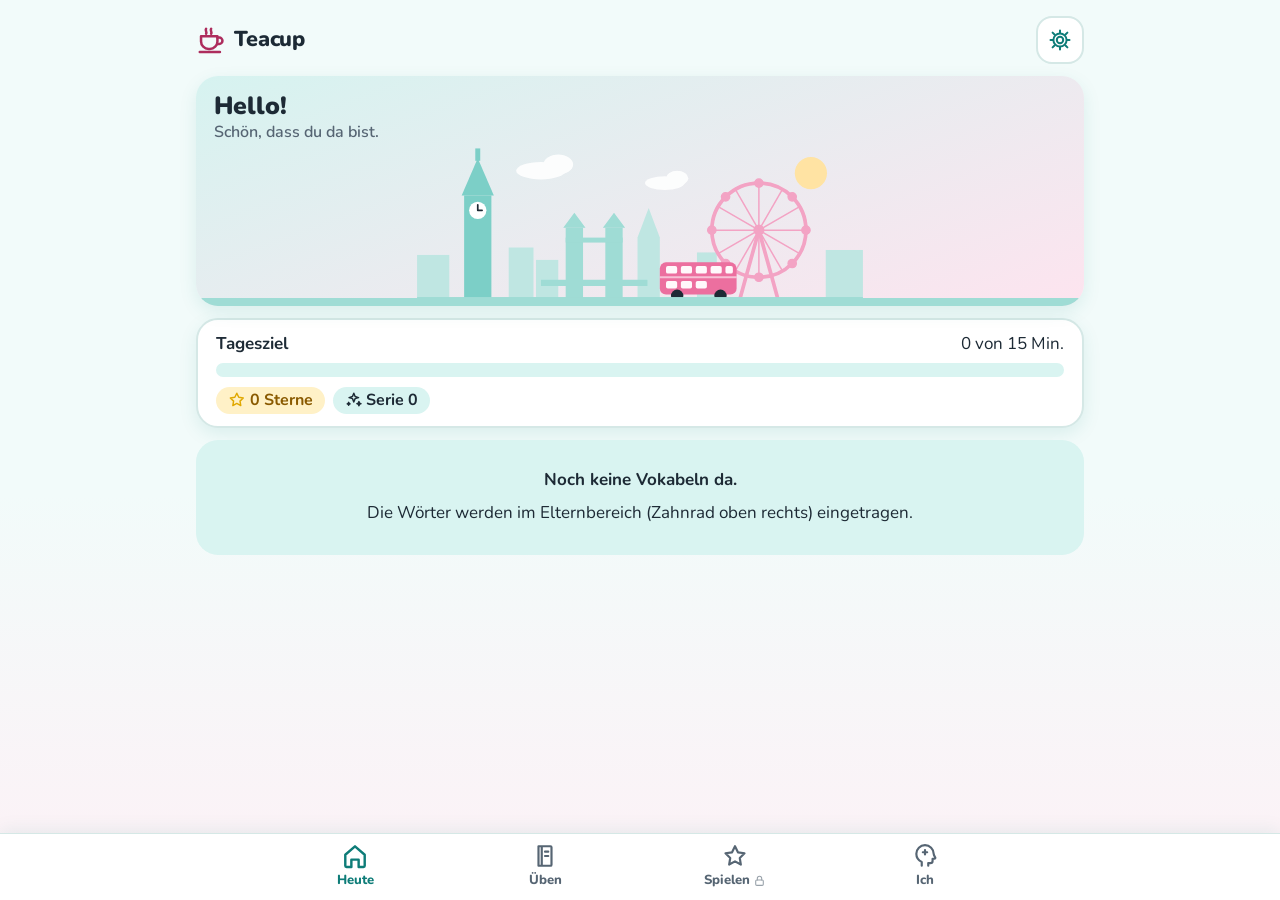
<file: index.html>
<!doctype html>
<html lang="de">
<head>
  <meta charset="utf-8">
  <meta name="viewport" content="width=device-width, initial-scale=1, viewport-fit=cover">
  <title>Teacup – Englisch-Vokabeln</title>
  <meta name="description" content="Englisch-Vokabeln lernen mit Karteikarten">
  <meta name="theme-color" content="#9fe0da">
  <link rel="manifest" href="manifest.webmanifest">
  <link rel="icon" href="icons/icon.svg" type="image/svg+xml">
  <link rel="apple-touch-icon" href="icons/icon-192.png">
  <link rel="stylesheet" href="styles.css">
</head>
<body>
  <div id="app" aria-live="polite"></div>
  <div id="toast" role="status" hidden></div>
  <noscript>Bitte JavaScript aktivieren.</noscript>
  <script src="app.js"></script>
</body>
</html>
</file>
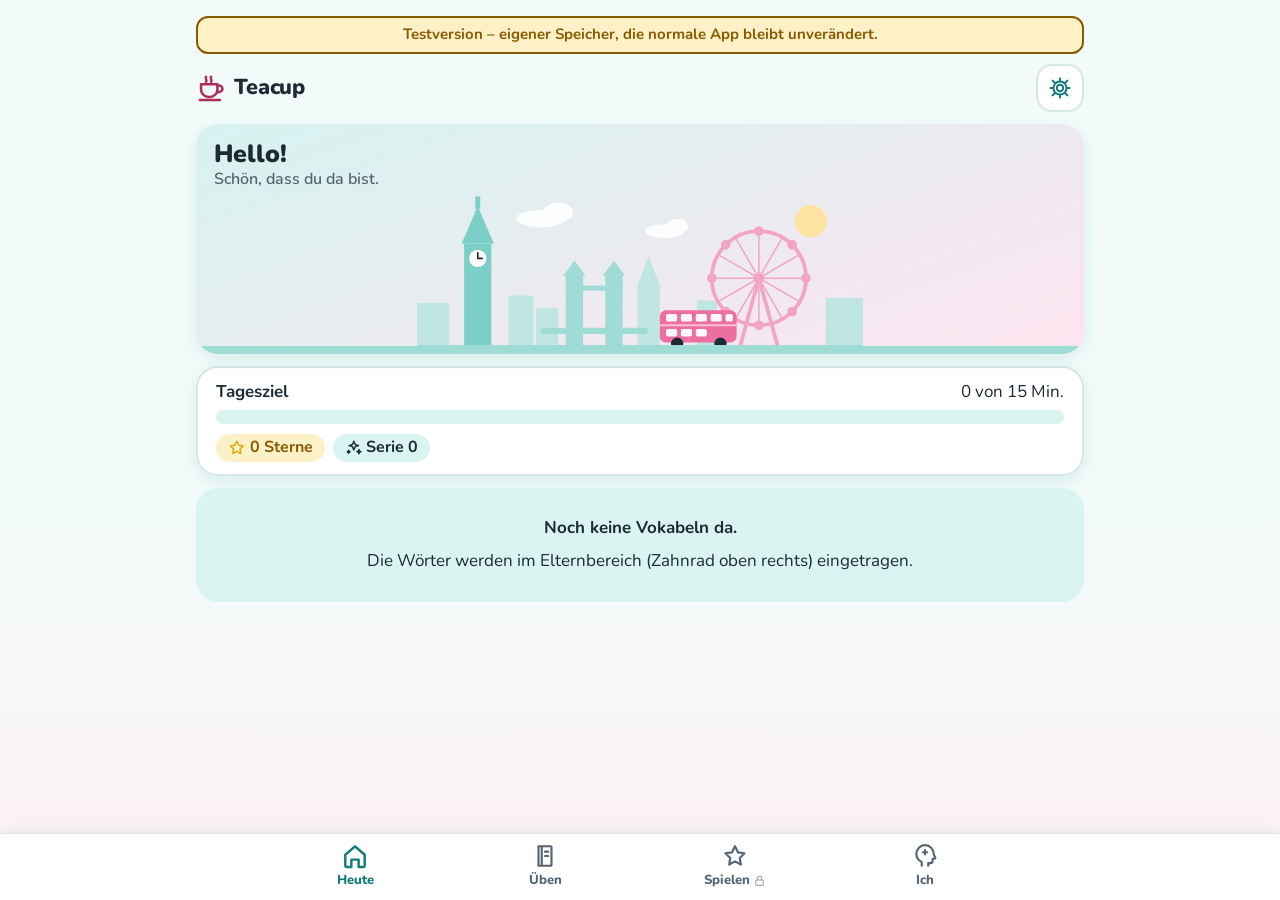
<file: beta/index.html>
<!doctype html>
<html lang="de">
<head>
  <meta charset="utf-8">
  <meta name="viewport" content="width=device-width, initial-scale=1, viewport-fit=cover">
  <title>Teacup Test</title>
  <meta name="description" content="Englisch-Vokabeln lernen mit Karteikarten">
  <meta name="theme-color" content="#9fe0da">
  <link rel="manifest" href="manifest.webmanifest">
  <link rel="icon" href="../icons/icon.svg" type="image/svg+xml">
  <link rel="apple-touch-icon" href="../icons/icon-192.png">
  <link rel="stylesheet" href="styles.css">
</head>
<body>
  <div id="app" aria-live="polite"></div>
  <div id="toast" role="status" hidden></div>
  <noscript>Bitte JavaScript aktivieren.</noscript>
  <script src="app.js"></script>
</body>
</html>
</file>
<file: styles.css>
/* Teacup – London in Pastell: Türkis und Pink. Pastell für Flächen, kräftige Töne für Schrift und Knöpfe (gut lesbar). */
@font-face { font-family: "Nunito"; font-style: normal; font-display: swap; font-weight: 200 1000; src: url("fonts/nunito-latin-wght-normal.woff2") format("woff2-variations"); unicode-range: U+0000-00FF, U+0131, U+0152-0153, U+02BB-02BC, U+02C6, U+02DA, U+02DC, U+0304, U+0308, U+0329, U+2000-206F, U+20AC, U+2122, U+2191, U+2193, U+2212, U+2215, U+FEFF, U+FFFD; }
@font-face { font-family: "Nunito"; font-style: normal; font-display: swap; font-weight: 200 1000; src: url("fonts/nunito-latin-ext-wght-normal.woff2") format("woff2-variations"); unicode-range: U+0100-02BA, U+02BD-02C5, U+02C7-02CC, U+02CE-02D7, U+02DD-02FF, U+0304, U+0308, U+0329, U+1D00-1DBF, U+1E00-1E9F, U+1EF2-1EFF, U+2020, U+20A0-20AB, U+20AD-20C0, U+2113, U+2C60-2C7F, U+A720-A7FF; }

:root {
  --bg: #f2fbfa;
  --bg2: #fdf1f6;
  --card: #ffffff;
  --text: #1d2a35;
  --muted: #566573;
  --line: #d5e8e6;
  --primary: #0e7c78;          /* Türkis kräftig – Knöpfe, Links */
  --primary-dark: #0a5f5c;
  --primary-text: #ffffff;
  --primary-soft: #d9f4f1;     /* Türkis pastell */
  --pink: #ad2d5d;             /* Pink kräftig – Akzente in Schrift */
  --pink-soft: #fde3ee;        /* Pink pastell */
  --lilac-soft: #ece6fb;
  --sun-soft: #fff1c7;
  --good: #1b7d47;
  --good-soft: #e0f5e8;
  --bad: #c0373f;
  --bad-soft: #fde7e7;
  --warn: #8a5a00;
  --warn-soft: #fff1c7;
  --accent: #f28ab4;
  --shadow: 0 6px 18px rgba(14, 124, 120, .10);
  --radius: 22px;
  /* Skyline */
  --sky1: #d6f3f0; --sky2: #fde4ef; --sk-far: #bfe6e2; --sk-ben: #7ccfc7; --sk-bridge: #9fdcd5; --sk-eye: #f3a3c4;
  --sk-bus: #ec6f9f; --sk-win: #fff8fb; --sk-sun: #ffe3a3; --sk-cloud: #ffffff; --sk-ground: #9fdcd5; --sk-clock: #ffffff; --sk-hand: #1d2a35;
  --f1: #fde3ee; --f2: #ffe9d6; --f3: #fff1c7; --f4: #e0f5e8; --f5: #d9f4f1; --f6: #ece6fb;
  color-scheme: light;
}
@media (prefers-color-scheme: dark) {
  :root:not([data-theme="light"]) {
    --bg: #11202a; --bg2: #1a1a2c; --card: #1b2c37; --text: #eef7f7; --muted: #a9bcc4; --line: #2f4552;
    --primary: #6fd6cf; --primary-dark: #4fb8b1; --primary-text: #08201f; --primary-soft: #1f3d43;
    --pink: #f59ec2; --pink-soft: #43283a; --lilac-soft: #2e2a45; --sun-soft: #3b3420;
    --good: #6fd69a; --good-soft: #173528; --bad: #ff8a8f; --bad-soft: #3f2127; --warn: #ffc865; --warn-soft: #3b3420;
    --shadow: none;
    --sky1: #1d3a46; --sky2: #3a2840; --sk-far: #27505a; --sk-ben: #3f8a87; --sk-bridge: #346c6c; --sk-eye: #b8628a;
    --sk-bus: #c9547f; --sk-win: #ffe9a8; --sk-sun: #f4f1d0; --sk-cloud: #2d4c58; --sk-ground: #346c6c; --sk-clock: #ffe9a8; --sk-hand: #11202a;
    --f1: #43283a; --f2: #44331f; --f3: #3b3420; --f4: #173528; --f5: #1f3d43; --f6: #2e2a45;
    color-scheme: dark;
  }
}
:root[data-theme="dark"] {
  --bg: #11202a; --bg2: #1a1a2c; --card: #1b2c37; --text: #eef7f7; --muted: #a9bcc4; --line: #2f4552;
  --primary: #6fd6cf; --primary-dark: #4fb8b1; --primary-text: #08201f; --primary-soft: #1f3d43;
  --pink: #f59ec2; --pink-soft: #43283a; --lilac-soft: #2e2a45; --sun-soft: #3b3420;
  --good: #6fd69a; --good-soft: #173528; --bad: #ff8a8f; --bad-soft: #3f2127; --warn: #ffc865; --warn-soft: #3b3420;
  --shadow: none;
  --sky1: #1d3a46; --sky2: #3a2840; --sk-far: #27505a; --sk-ben: #3f8a87; --sk-bridge: #346c6c; --sk-eye: #b8628a;
  --sk-bus: #c9547f; --sk-win: #ffe9a8; --sk-sun: #f4f1d0; --sk-cloud: #2d4c58; --sk-ground: #346c6c; --sk-clock: #ffe9a8; --sk-hand: #11202a;
  --f1: #43283a; --f2: #44331f; --f3: #3b3420; --f4: #173528; --f5: #1f3d43; --f6: #2e2a45;
  color-scheme: dark;
}

* { box-sizing: border-box; }
html { -webkit-text-size-adjust: 100%; }
body {
  margin: 0; color: var(--text);
  background: var(--bg) linear-gradient(180deg, var(--bg) 0%, var(--bg) 55%, var(--bg2) 100%) fixed;
  font: 17px/1.45 "Nunito", system-ui, -apple-system, "Segoe UI", Roboto, Helvetica, Arial, sans-serif;
  min-height: 100vh;
}
#app { max-width: 760px; margin: 0 auto; padding: 16px 16px 48px; padding-top: max(16px, env(safe-area-inset-top)); }

h1 { font-size: 1.6rem; margin: .2em 0 .4em; font-weight: 850; letter-spacing: -.01em; }
h2 { font-size: 1.3rem; margin: 1.2em 0 .5em; font-weight: 800; }
h3 { font-size: 1.1rem; margin: 1em 0 .4em; font-weight: 800; display: flex; align-items: center; gap: 8px; }
p { margin: .5em 0; }
small, .small { font-size: 16px; color: var(--muted); }
a { color: var(--primary); }
code { font-size: 15px; }

.ic { width: 1.25em; height: 1.25em; flex: none; vertical-align: -.25em; }
h3 .ic, .feedback .ic { color: var(--pink); }

.topbar { display: flex; align-items: center; gap: 10px; margin-bottom: 12px; }
.topbar h1 { flex: 1; margin: 0; font-size: 1.35rem; display: flex; align-items: center; gap: 8px; }
.topbar h1 > .ic { color: var(--pink); width: 1.4em; height: 1.4em; }
.iconbtn {
  min-width: 48px; min-height: 48px; border-radius: 16px; border: 2px solid var(--line);
  background: var(--card); color: var(--primary); cursor: pointer; position: relative;
  display: inline-flex; align-items: center; justify-content: center; font: inherit;
}
.iconbtn .ic { width: 24px; height: 24px; }
.badge-dot { position: absolute; top: 6px; right: 6px; width: 10px; height: 10px; border-radius: 50%; background: var(--pink); }

/* Startseite: Skyline */
.hero-city { position: relative; border-radius: var(--radius); overflow: hidden; background: linear-gradient(160deg, var(--sky1), var(--sky2)); margin: 4px 0 12px; height: 190px; box-shadow: var(--shadow); }
.hero-city.small-city { height: 190px; }
.skyline { position: absolute; left: 0; right: 0; bottom: 4px; width: 100%; height: 70%; }
/* Boden läuft über die ganze Breite, auch wenn die Skyline auf breiten Geräten mittig steht */
.hero-city::after { content: ""; position: absolute; left: 0; right: 0; bottom: 0; height: 8px; background: var(--sk-ground); }
.sk-far { fill: var(--sk-far); } .sk-ben { fill: var(--sk-ben); } .sk-bridge { fill: var(--sk-bridge); }
.sk-eye { fill: var(--sk-eye); stroke: var(--sk-eye); }
.sk-bus > rect:first-child { fill: var(--sk-bus); } .sk-stripe { stroke: var(--sk-win); stroke-width: 1.5; opacity: .6; } .sk-win rect { fill: var(--sk-win); } .sk-wheel { fill: var(--text); }
.sk-sun { fill: var(--sk-sun); } .sk-cloud { fill: var(--sk-cloud); opacity: .9; } .sk-ground { fill: var(--sk-ground); }
.sk-clock { fill: var(--sk-clock); } .sk-hand { stroke: var(--sk-hand); stroke-width: 1.4; stroke-linecap: round; fill: none; }
.hello { position: absolute; left: 18px; top: 16px; right: 120px; }
.hello b { display: block; font-size: 1.55rem; font-weight: 900; line-height: 1.15; color: var(--text); }
.hello span { display: block; color: var(--muted); font-size: 16px; font-weight: 600; }
@media (max-width: 380px) { .hello { right: 16px; } }

.card { background: var(--card); border: 2px solid var(--line); border-radius: var(--radius); padding: 18px; box-shadow: var(--shadow); margin: 12px 0; }
.card.soft { background: var(--primary-soft); border-color: transparent; box-shadow: none; }
.card.good { background: var(--good-soft); border-color: var(--good); }
.card.bad { background: var(--bad-soft); border-color: var(--bad); }
.card.warn { background: var(--warn-soft); border-color: var(--warn); }

.btn {
  display: inline-flex; align-items: center; justify-content: center; gap: 8px;
  min-height: 52px; padding: 12px 20px; border-radius: 16px; border: 2px solid transparent;
  font: inherit; font-weight: 800; cursor: pointer; text-decoration: none;
  background: var(--primary); color: var(--primary-text);
  box-shadow: 0 4px 0 var(--primary-dark); transform: translateY(0); transition: transform .08s, box-shadow .08s;
}
.btn:active { transform: translateY(3px); box-shadow: 0 1px 0 var(--primary-dark); }
.btn:disabled { opacity: .45; cursor: default; }
.btn.secondary { background: var(--card); color: var(--primary); border-color: var(--line); box-shadow: 0 4px 0 var(--line); }
.btn.secondary:active { box-shadow: 0 1px 0 var(--line); }
.btn.good { background: var(--good); color: #fff; box-shadow: 0 4px 0 #125c34; }
.btn.bad { background: var(--bad); color: #fff; box-shadow: 0 4px 0 #8f262d; }
:root[data-theme="dark"] .btn.good, :root[data-theme="dark"] .btn.bad { color: #11202a; }
@media (prefers-color-scheme: dark) { :root:not([data-theme="light"]) .btn.good, :root:not([data-theme="light"]) .btn.bad { color: #11202a; } }
.btn.ghost { background: transparent; color: var(--pink); border-color: transparent; min-height: 44px; padding: 8px 12px; box-shadow: none; }
.btn.big { min-height: 64px; font-size: 1.2rem; width: 100%; }
.btn.small { min-height: 44px; padding: 8px 14px; font-size: 16px; }
.btn:focus-visible, .iconbtn:focus-visible, input:focus-visible, select:focus-visible, textarea:focus-visible { outline: 3px solid var(--accent); outline-offset: 2px; }
.row { display: flex; gap: 10px; flex-wrap: wrap; align-items: center; }
.row > .btn { flex: 1 1 140px; }
.spacer { flex: 1; }

label { display: block; font-weight: 700; margin: 12px 0 4px; }
input[type=text], input[type=password], input[type=number], input[type=date], select, textarea {
  width: 100%; font: inherit; font-size: 18px; padding: 12px 14px; min-height: 52px;
  border-radius: 14px; border: 2px solid var(--line); background: var(--card); color: var(--text);
}
textarea { min-height: 180px; font-family: ui-monospace, Menlo, Consolas, monospace; font-size: 16px; }
.answer-input { font-size: 26px !important; font-weight: 700; text-align: center; min-height: 66px !important; border-color: var(--primary-soft) !important; background: var(--bg) !important; }
.answer-input:focus { border-color: var(--primary) !important; outline: none; }
.check { display: flex; align-items: center; gap: 12px; font-weight: 600; min-height: 48px; margin: 6px 0; }
.check input { width: 26px; height: 26px; flex: none; accent-color: var(--primary); }
details summary { cursor: pointer; min-height: 44px; display: flex; align-items: center; }

.tabs { display: flex; gap: 6px; overflow-x: auto; padding-bottom: 4px; margin: 8px 0 4px; scrollbar-width: none; }
.tabs button { flex: none; min-height: 46px; padding: 8px 14px; border-radius: 99px; border: 2px solid var(--line); background: var(--card); color: var(--text); font: inherit; font-size: 16px; font-weight: 700; cursor: pointer; }
.tabs button[aria-selected=true] { background: var(--primary); color: var(--primary-text); border-color: var(--primary); }

.prompt { text-align: center; padding: 18px 8px 10px; }
.prompt .label { color: var(--muted); font-size: 16px; font-weight: 700; display: flex; justify-content: center; align-items: center; gap: 6px; }
.prompt .word { font-size: 2.1rem; font-weight: 900; line-height: 1.2; margin: 8px 0; word-break: break-word; color: var(--text); }
.prompt .word.long, .solution.long { font-size: 1.45rem; line-height: 1.3; }
.prompt .meta { color: var(--muted); font-size: 16px; }
.solution { font-size: 1.9rem; font-weight: 900; text-align: center; margin: 6px 0; word-break: break-word; }
.diff { font-size: 1.5rem; font-family: ui-monospace, Menlo, Consolas, monospace; text-align: center; letter-spacing: .04em; margin: 6px 0; word-break: break-all; }
.diff .ok { color: var(--good); }
.diff .err { color: #fff; background: var(--bad); border-radius: 4px; padding: 0 2px; }
.diff .miss { color: var(--bad); border-bottom: 3px solid var(--bad); }
.feedback { font-size: 1.25rem; font-weight: 850; text-align: center; display: flex; justify-content: center; align-items: center; gap: 8px; flex-wrap: wrap; }

/* Fortschritt mit Doppeldeckerbus */
.progress { height: 14px; background: var(--primary-soft); border-radius: 99px; overflow: hidden; }
.progress > div { height: 100%; background: linear-gradient(90deg, var(--primary), var(--accent)); border-radius: 99px; transition: width .3s; }
.track { position: relative; height: 14px; background: var(--primary-soft); border-radius: 99px; margin: 22px 14px 0 4px; }
.track .fill { height: 100%; background: linear-gradient(90deg, #7fd8d1, var(--accent)); border-radius: 99px; transition: width .4s; }
.track .bus { position: absolute; top: -20px; width: 40px; height: 26px; transform: translateX(-50%); transition: left .4s; }
.track .bus svg { width: 100%; height: 100%; }
.b-body { fill: var(--sk-bus); } .b-win { fill: var(--sk-win); } .b-wheel { fill: var(--text); }
.steps { display: flex; justify-content: space-between; color: var(--muted); font-size: 16px; font-weight: 600; margin: 8px 2px 0; }

/* Lernkartei: jedes Fach eine Pastellfarbe */
.boxes { display: grid; grid-template-columns: repeat(6, 1fr); gap: 8px; text-align: center; }
@media (max-width: 480px) { .boxes { grid-template-columns: repeat(3, 1fr); } }
.boxes div { border-radius: 16px; padding: 10px 2px; }
.boxes .f1 { background: var(--f1); } .boxes .f2 { background: var(--f2); } .boxes .f3 { background: var(--f3); }
.boxes .f4 { background: var(--f4); } .boxes .f5 { background: var(--f5); } .boxes .f6 { background: var(--f6); }
.boxes b { display: block; font-size: 1.4rem; font-weight: 900; }
.boxes span { font-size: 16px; color: var(--muted); font-weight: 600; }

.list { list-style: none; padding: 0; margin: 0; }
.list li { display: flex; align-items: center; gap: 10px; padding: 12px 4px; border-bottom: 2px solid var(--line); }
.list li:last-child { border-bottom: 0; }
.list .grow { flex: 1; min-width: 0; }
.list .en { font-weight: 800; }
.list .de { color: var(--muted); font-size: 16px; }
.pill { display: inline-flex; align-items: center; gap: 4px; font-size: 16px; font-weight: 700; padding: 2px 12px; border-radius: 99px; background: var(--primary-soft); color: var(--text); white-space: nowrap; }
.pill .ic { width: 1.1em; height: 1.1em; }
.pill.good { background: var(--good-soft); color: var(--good); }
.pill.bad { background: var(--bad-soft); color: var(--bad); }
.pill.warn { background: var(--pink-soft); color: var(--pink); }

.tablewrap { overflow-x: auto; border: 2px solid var(--line); border-radius: 14px; }
table { border-collapse: collapse; width: 100%; font-size: 16px; }
th, td { text-align: left; padding: 8px 10px; border-bottom: 1px solid var(--line); vertical-align: top; }
th { background: var(--primary-soft); }
tr.err td { background: var(--bad-soft); }

.speak-row { display: flex; gap: 10px; justify-content: center; margin: 12px 0; flex-wrap: wrap; }
.mic { width: 100px; height: 100px; border-radius: 50%; border: 6px solid var(--pink-soft); background: var(--pink); color: #fff; cursor: pointer; display: inline-flex; align-items: center; justify-content: center; box-shadow: 0 6px 0 #9c2b58; }
.mic .ic { width: 44px; height: 44px; }
.mic.listening { background: var(--bad); animation: pulse 1s infinite; }
@keyframes pulse { 50% { transform: scale(1.06); } }

/* Rückmeldungen: kurz und dezent */
.pop { animation: pop .35s ease-out; }
@keyframes pop { 0% { transform: scale(.96); } 60% { transform: scale(1.02); } 100% { transform: scale(1); } }
.shake { animation: shake .35s ease-in-out; }
@keyframes shake { 20%, 60% { transform: translateX(-5px); } 40%, 80% { transform: translateX(5px); } }
.confetti { position: fixed; inset: 0; pointer-events: none; z-index: 20; overflow: hidden; }
.confetti i { position: absolute; top: 30%; width: 9px; height: 14px; border-radius: 3px; opacity: 0; animation: fall 1.1s ease-out forwards; }
@keyframes fall { 0% { opacity: 1; transform: translate(0, 0) rotate(0); } 100% { opacity: 0; transform: translate(var(--dx), 55vh) rotate(var(--r)); } }
@media (prefers-reduced-motion: reduce) { .mic.listening, .pop, .shake { animation: none; } .track .fill, .track .bus, .progress > div { transition: none; } }

#toast { position: fixed; left: 50%; bottom: 24px; transform: translateX(-50%); max-width: calc(100% - 32px); background: var(--text); color: var(--bg); padding: 14px 20px; border-radius: 16px; font-weight: 700; z-index: 10; box-shadow: 0 6px 24px rgba(0,0,0,.25); }
#toast button { margin-left: 12px; }

.hero { text-align: center; padding: 10px 0; }
.muted { color: var(--muted); }
.center { text-align: center; }
.hidden { display: none !important; }
.pin-input { letter-spacing: .6em; text-align: center; font-size: 28px !important; }
.tip { display: flex; gap: 8px; align-items: flex-start; border-left: 5px solid var(--accent); padding: 10px 12px; background: var(--pink-soft); border-radius: 12px; margin: 10px 0; }
.tip .ic { color: var(--pink); margin-top: 2px; }
.formnote { display: flex; gap: 8px; align-items: flex-start; border-left: 5px solid var(--primary); padding: 10px 12px; background: var(--primary-soft); color: var(--text); border-radius: 12px; margin: 10px 0; text-align: left; }
.formnote .ic { color: var(--primary); margin-top: 2px; }

@media (min-width: 700px) { .hero-city, .hero-city.small-city { height: 230px; } .skyline { height: 70%; } .hello { right: auto; } }
@media (min-width: 700px) and (orientation: landscape) { #app { max-width: 920px; } }

/* Statistik: ein Balken pro Tag (eine Datenreihe, daher keine Legende) */
.statchart { width: 100%; height: auto; display: block; margin-top: 4px; }
.st-axis { stroke: var(--line); stroke-width: 1; }
.st-goal { stroke: var(--muted); stroke-width: 1; stroke-dasharray: 4 4; opacity: .7; }
.st-goaltxt { font-size: 10px; fill: var(--muted); font-weight: 600; }
.st-bar { fill: var(--primary); opacity: .45; }
.st-bar.sel { opacity: 1; }
.st-val { font-size: 11px; font-weight: 800; fill: var(--text); }
.st-lbl { font-size: 10px; fill: var(--muted); font-weight: 600; }
.st-lbl.sel { fill: var(--text); font-weight: 800; }
.st-hit { fill: transparent; cursor: pointer; }
.st-hit:hover + .st-hit, .st-hit:focus { outline: none; }
details.sess { border-top: 2px solid var(--line); padding: 6px 0; }
details.sess summary { display: flex; gap: 8px; align-items: center; list-style: none; }
details.sess summary::-webkit-details-marker { display: none; }
details.sess[open] summary { margin-bottom: 4px; }
pre.summary { white-space: pre-wrap; font: inherit; font-size: 16px; background: var(--bg); border-radius: 12px; padding: 12px; margin: 0 0 12px; }

.card.turbo { border-color: var(--pink); background: linear-gradient(160deg, var(--card), var(--pink-soft)); }
.card.turbo h2 { display: flex; align-items: center; gap: 8px; }
.card.turbo h2 .ic { color: var(--pink); }
.helpbtn { width: 40px; height: 40px; border-radius: 50%; border: 2px solid var(--line); background: var(--card); color: var(--primary); font: inherit; font-weight: 900; cursor: pointer; flex: none; }

/* Lernpfad */
.path { display: flex; flex-direction: column; gap: 6px; margin: 16px 0; padding-left: 10px; }
.pnode-wrap { display: flex; align-items: center; gap: 14px; margin-left: calc(var(--x) * 18%); }
.pnode { width: 72px; height: 72px; border-radius: 50%; border: 0; background: var(--primary); color: var(--primary-text); display: inline-flex; align-items: center; justify-content: center; cursor: pointer; box-shadow: 0 6px 0 var(--primary-dark); flex: none; font: inherit; font-weight: 900; font-size: 1.3rem; }
.pnode .ic { width: 32px; height: 32px; }
.pnode.done { background: var(--accent); box-shadow: 0 6px 0 #c9578a; color: #fff; }
.pnode.cur { transform: scale(1.12); outline: 5px solid var(--pink-soft); }
.pnode.locked { background: var(--line); box-shadow: 0 6px 0 var(--muted); color: var(--muted); cursor: default; }
.pnode.boss { background: var(--pink); box-shadow: 0 6px 0 #7d1f45; color: #fff; }
.pnode.boss.locked { background: var(--line); box-shadow: 0 6px 0 var(--muted); color: var(--muted); }
.plabel { flex: 1; min-width: 0; }
.pstars { color: #e0a800; letter-spacing: 2px; }
.opts { display: grid; gap: 10px; margin-top: 8px; }
.opt { min-height: 56px; border-radius: 14px; border: 2px solid var(--line); background: var(--card); color: var(--text); font: inherit; font-weight: 700; font-size: 1.1rem; cursor: pointer; padding: 10px 14px; box-shadow: 0 3px 0 var(--line); }
.opt.right { background: var(--good-soft); border-color: var(--good); color: var(--good); }
.opt.wrong { background: var(--bad-soft); border-color: var(--bad); color: var(--bad); }
.opt.sel { background: var(--primary-soft); border-color: var(--primary); }
.opt:disabled { cursor: default; }
.pairs { display: grid; grid-template-columns: 1fr 1fr; gap: 10px; }
.pairs > div { display: grid; gap: 10px; align-content: start; }
.opt.pair { font-size: 1rem; min-height: 52px; }
.built { min-height: 56px; border-bottom: 3px solid var(--primary); font-size: 1.6rem; font-weight: 800; text-align: center; padding: 8px; margin: 8px 0 14px; word-break: break-word; letter-spacing: .04em; }
.tiles { display: flex; flex-wrap: wrap; gap: 8px; justify-content: center; }
.tile { min-width: 48px; min-height: 52px; border-radius: 12px; border: 2px solid var(--line); background: var(--card); color: var(--text); font: inherit; font-size: 1.3rem; font-weight: 800; cursor: pointer; box-shadow: 0 3px 0 var(--line); padding: 4px 10px; }
.tile.word { font-size: 1.1rem; }
.tile:disabled { opacity: .25; cursor: default; }
.gap { font-size: 1.35rem; font-weight: 700; line-height: 1.5; margin: 8px 0; }
.gap .blank { color: var(--pink); border-bottom: 3px solid var(--pink); padding: 0 6px; }
.syl { display: flex; flex-wrap: wrap; gap: 6px; align-items: center; justify-content: center; margin: 8px 0; }
.sylbtn { min-height: 44px; min-width: 44px; padding: 6px 12px; border-radius: 12px; border: 2px dashed var(--accent); background: var(--pink-soft); color: var(--text); font: inherit; font-weight: 800; font-size: 1.1rem; cursor: pointer; }
.syldot { color: var(--muted); font-weight: 900; }
.recrow { display: flex; flex-wrap: wrap; gap: 8px; justify-content: center; align-items: center; margin: 10px 0; }
.bigstars { color: #f2b400 !important; font-size: 1.8rem !important; letter-spacing: 4px; text-shadow: 0 1px 0 rgba(0,0,0,.15); }
.bigstars .off { color: var(--line); }

/* Stufe 3: Begleiter, Truhe, Album, Abzeichen, Shop, Minispiele */
.petcard .petrow { display: flex; gap: 14px; align-items: center; }
.petbox { width: 140px; flex: none; border-radius: 18px; overflow: hidden; border: 2px solid var(--line); }
.petbox.big { width: 220px; margin: 0 auto; }
.petsvg { display: block; width: 100%; height: auto; }
.petinfo { display: flex; flex-direction: column; gap: 4px; min-width: 0; }
.petname { font-size: 1.3rem; font-weight: 900; }
.petstats { display: flex; gap: 6px; flex-wrap: wrap; }
.pill.star { background: var(--sun-soft); color: var(--warn); }
.pill.star .ic, .pstar { color: #e0a800; }
.gamegrid { display: grid; grid-template-columns: 1fr 1fr; gap: 8px; margin-top: 12px; }
.gamegrid .btn { min-height: 52px; font-size: 16px; padding: 8px 10px; }
.lockic { opacity: .6; }
.chestbtn { background: linear-gradient(90deg, #f2b400, var(--accent)); color: #1d2a35; box-shadow: 0 4px 0 #b88400; }
@media (max-width: 380px) { .petbox { width: 110px; } }
.uprog { display: grid; grid-template-columns: minmax(70px, 30%) 1fr auto; gap: 8px; align-items: center; margin: 4px 0; font-size: 16px; }
.uprog > span:first-child { overflow: hidden; text-overflow: ellipsis; white-space: nowrap; }
.agrid { display: grid; grid-template-columns: repeat(auto-fill, minmax(100px, 1fr)); gap: 10px; }
.acard-btn { border: 0; padding: 0; background: none; cursor: pointer; font: inherit; color: inherit; }
.acard { border-radius: 16px; padding: 10px 6px; text-align: center; background: var(--card); border: 2px solid var(--line); min-height: 120px; display: flex; flex-direction: column; align-items: center; gap: 4px; }
.acard.selten { border-color: var(--primary); background: var(--primary-soft); }
.acard.golden { border-color: #e0a800; background: linear-gradient(160deg, #fff6d1, #ffe08a); color: #1d2a35; }
.acard.locked { opacity: .5; }
.acard .aicon { font-size: 2.4rem; line-height: 1.1; }
.acard .aname { font-weight: 800; font-size: 16px; }
.acard .arar { font-size: 14px; color: var(--muted); }
.acard.golden .arar { color: #7a5600; }
.acard.big { max-width: 360px; margin: 0 auto; padding: 18px; }
.acard.big .aicon { font-size: 4rem; }
.acard .aen { font-weight: 700; margin: 6px 0 0; }
.acard .ade { color: var(--muted); margin: 4px 0 8px; font-size: 16px; }
.acard.golden .ade { color: #5b4a1c; }
.bgrid { display: grid; grid-template-columns: repeat(auto-fill, minmax(150px, 1fr)); gap: 10px; }
.badge { border-radius: 16px; border: 2px solid var(--line); background: var(--card); padding: 12px; text-align: center; display: flex; flex-direction: column; gap: 4px; align-items: center; opacity: .55; }
.badge.got { opacity: 1; border-color: #e0a800; background: var(--sun-soft); }
.bmedal { width: 52px; height: 52px; border-radius: 50%; background: var(--line); display: flex; align-items: center; justify-content: center; }
.badge.got .bmedal { background: #ffc83d; color: #7a5600; }
.bmedal .ic { width: 28px; height: 28px; }
.shopgrid { display: grid; grid-template-columns: repeat(auto-fill, minmax(140px, 1fr)); gap: 10px; }
.shopitem { border: 2px solid var(--line); border-radius: 14px; padding: 10px; display: flex; flex-direction: column; gap: 8px; background: var(--card); }
.shopitem.on { border-color: var(--good); }
.gamelist { display: grid; gap: 10px; }
.gamebtn { display: grid; grid-template-columns: auto 1fr; grid-template-rows: auto auto; column-gap: 12px; align-items: center; text-align: left; border: 2px solid var(--line); border-radius: 16px; background: var(--card); color: var(--text); font: inherit; padding: 14px; cursor: pointer; box-shadow: 0 3px 0 var(--line); }
.gamebtn .ic { grid-row: span 2; width: 34px; height: 34px; color: var(--pink); }
.gamebtn .pill { grid-column: 2; justify-self: start; margin-top: 4px; }
.memgrid { display: grid; grid-template-columns: repeat(3, 1fr); gap: 8px; }
@media (min-width: 600px) { .memgrid { grid-template-columns: repeat(4, 1fr); } }
.memcard { min-height: 76px; border-radius: 14px; border: 2px solid var(--primary); background: var(--primary); color: var(--primary-text); font: inherit; font-weight: 800; font-size: 1.4rem; cursor: pointer; padding: 6px; word-break: break-word; }
.memcard.open { background: var(--card); color: var(--text); font-size: 15px; }
.memcard.found { background: var(--good-soft); border-color: var(--good); color: var(--good); }
.snake { display: flex; flex-wrap: wrap; gap: 6px; align-items: center; justify-content: center; margin: 6px 0; }
.snakew { background: var(--primary-soft); border-radius: 10px; padding: 4px 10px; font-weight: 800; }
.bigletter { font-size: 1.6rem; color: var(--pink); }
.balloon { width: 150px; height: auto; display: block; margin: 0 auto; }
.hang { font-family: ui-monospace, Menlo, Consolas, monospace; font-size: 1.8rem; font-weight: 800; letter-spacing: .1em; margin: 8px 0; }
.keys { display: flex; flex-wrap: wrap; gap: 6px; justify-content: center; }
.key { width: 44px; height: 48px; border-radius: 10px; border: 2px solid var(--line); background: var(--card); color: var(--text); font: inherit; font-weight: 800; font-size: 1.1rem; cursor: pointer; }
.key:disabled { opacity: .3; }
.betabar { background: var(--warn-soft); color: var(--warn); border: 2px solid var(--warn); border-radius: 12px; padding: 6px 12px; font-size: 15px; font-weight: 700; margin-bottom: 10px; text-align: center; }
.toastx { margin-left: 8px; background: transparent; border: 0; color: inherit; font-size: 20px; cursor: pointer; min-width: 40px; min-height: 40px; }

/* Kenne-ich-Check: Kopf mit Wörtern */
.kopfsvg { width: 100%; max-width: 240px; height: auto; display: block; margin: 0 auto; }
.kopf-head { fill: var(--primary-soft); stroke: var(--primary); stroke-width: 3; stroke-linejoin: round; }
.kopf-n { font-size: 34px; font-weight: 800; fill: var(--primary-dark); }
.kopf-l { font-size: 13px; fill: var(--muted); }
.kopf-dot { fill: var(--accent); opacity: .75; }

/* Vokabel-Dusche: ruhiger, dunkler Bildschirm */
.showerscreen { background: #0f1d26; color: #eef7f7; border-radius: var(--radius); padding: 22px 16px 18px; min-height: 78vh; display: flex; flex-direction: column; justify-content: center; align-items: center; text-align: center; gap: 14px; }
.showerscreen .sh-label { color: #a9bcc4; font-size: .95rem; margin: 0; display: flex; gap: 6px; align-items: center; }
.showerscreen .sh-en { font-size: 2.4rem; font-weight: 800; line-height: 1.15; word-break: break-word; opacity: .55; transition: opacity .3s; }
.showerscreen .sh-de { font-size: 1.5rem; color: #cfe3e6; opacity: .45; transition: opacity .3s; }
.showerscreen .sh-ex { font-size: 1.1rem; font-style: italic; color: #cfe3e6; opacity: .4; max-width: 30ch; transition: opacity .3s; }
.showerscreen .on { opacity: 1; }
.showerscreen .sh-en.on { color: #6fd6cf; }
.showerscreen .sh-ctrl { justify-content: center; gap: 10px; }
.showerscreen .btn.ghost { color: #cfe3e6; }
.showerscreen .sh-ctrl { flex-wrap: nowrap; }
.showerscreen .sh-ctrl .btn { width: auto; flex: 0 1 auto; min-width: 64px; margin: 0; }

/* Startseite mit vier Bereichen */
#app { padding-bottom: calc(96px + env(safe-area-inset-bottom)); }
.tabbar { position: fixed; left: 0; right: 0; bottom: 0; z-index: 8; display: flex; justify-content: center; background: var(--card); border-top: 1px solid var(--line); box-shadow: 0 -4px 16px rgba(14,124,120,.08); padding-bottom: env(safe-area-inset-bottom); }
.tabbar .tab { flex: 1 1 0; max-width: 190px; display: flex; flex-direction: column; align-items: center; gap: 2px; padding: 9px 4px 10px; background: none; border: 0; color: var(--muted); font: inherit; font-weight: 800; font-size: .82rem; cursor: pointer; }
.tabbar .tab .ic { width: 26px; height: 26px; }
.tabbar .tab span { display: inline-flex; align-items: center; gap: 3px; }
.tabbar .tab .lockic { width: 13px; height: 13px; }
.tabbar .tab.on { color: var(--primary); }
.tabbar .tab.on .ic { transform: scale(1.12); }
.home-hero .hello { right: 130px; }
.home-hero .petstats { margin-top: 8px; }
.heropet { position: absolute; right: 12px; top: 10px; width: 112px; height: 112px; padding: 0; border: 0; background: rgba(255,255,255,.55); border-radius: 22px; cursor: pointer; overflow: hidden; z-index: 2; }
.heropet svg { width: 100%; height: 100%; display: block; }
.goalcard { padding-top: 12px; padding-bottom: 12px; }
.card.hint { display: flex; gap: 10px; align-items: flex-start; background: var(--sun-soft); box-shadow: none; }
.card.hint .ic { color: var(--warn); flex: none; margin-top: 2px; }
.linkcard { width: 100%; text-align: left; font: inherit; color: inherit; border: 0; cursor: pointer; }
.gobtn { display: flex; align-items: center; justify-content: center; gap: 12px; min-height: 84px; font-size: 1.5rem; }
.gobtn small { display: block; font-size: .95rem; font-weight: 700; opacity: .92; margin-top: 2px; }
.gobtn .ic { width: 30px; height: 30px; }
.nextline { margin: 8px 0 4px; }
.center-check { justify-content: center; }
.sectionhead h2 { margin: 6px 0 2px; display: flex; gap: 8px; align-items: center; }
.sectionhead p { margin: 0 0 12px; }
.tilehead { margin: 14px 0 8px; font-size: 1.02rem; color: var(--primary-dark); }
.tiles { display: grid; grid-template-columns: repeat(auto-fill, minmax(150px, 1fr)); gap: 10px; margin-bottom: 12px; }
.tile { display: flex; flex-direction: column; align-items: flex-start; gap: 4px; text-align: left; min-height: 104px; padding: 14px; background: var(--card); border: 1px solid var(--line); border-radius: 18px; box-shadow: var(--shadow); font: inherit; color: var(--text); cursor: pointer; }
.tile .ic { width: 28px; height: 28px; color: var(--pink); }
.tile b { font-size: 1.05rem; }
.tile small { color: var(--muted); font-weight: 600; }
.tile.locked { opacity: .55; }
.tile:active, .tabbar .tab:active { transform: scale(.97); }
.gobtn > span { display: block; font-size: 1.55rem; font-weight: 900; line-height: 1.15; }
.gobtn small { color: inherit !important; font-size: 1rem; font-weight: 700; opacity: .95; }
.heropet { width: 140px; height: 140px; top: 14px; right: 14px; background: rgba(255,255,255,.35); }
@media (max-width: 480px) { .heropet { width: 96px; height: 96px; } .home-hero .hello { right: 110px; } }
/* Begleiter steht ohne eigenen Hintergrund direkt in der Skyline */
.heropet { top: auto; bottom: 4px; right: 6px; width: 150px; height: 120px; background: none; border-radius: 0; overflow: visible; }
@media (max-width: 480px) {
  .home-hero { height: 165px; }
  .heropet { width: 112px; height: 90px; right: 2px; }
  .home-hero .hello { right: 96px; }
  .home-hero .hello b { font-size: 1.35rem; }
  .goalcard { padding-top: 10px; padding-bottom: 10px; }
  .card.hint { padding: 10px 12px; }
  .gobtn { min-height: 72px; }
}
body:has(.tabbar) #toast { bottom: calc(88px + env(safe-area-inset-bottom)); }
.goalstats { gap: 8px; margin-top: 10px; }
.home-hero .hello { right: 16px; }

/* Steckbrief einer Albumkarte */
.sheetback { position: fixed; inset: 0; background: rgba(15, 29, 38, .55); z-index: 20; }
.sheet { position: fixed; z-index: 21; left: 50%; top: 50%; transform: translate(-50%, -50%); width: min(560px, calc(100% - 24px)); max-height: calc(100% - 40px); overflow-y: auto; background: var(--card); border-radius: 24px; padding: 18px 18px 16px; box-shadow: 0 20px 60px rgba(0,0,0,.35); }
.sheetx { position: absolute; top: 12px; right: 12px; }
.sheethead { display: flex; gap: 14px; align-items: center; padding: 12px 48px 12px 12px; border-radius: 18px; background: var(--primary-soft); margin-bottom: 12px; }
.sheethead.selten { background: var(--lilac-soft); } .sheethead.golden { background: var(--sun-soft); }
.sheethead h2 { margin: 0; font-size: 1.4rem; }
.sheeticon { font-size: 3rem; line-height: 1; }
.sheetfacts { display: flex; flex-wrap: wrap; gap: 6px; margin-bottom: 8px; }
.sheetlist { list-style: none; padding: 0; margin: 0; }
.sheetlist li { display: flex; gap: 10px; align-items: flex-start; padding: 10px 0; border-bottom: 1px solid var(--line); }
.sheetlist .aen { margin: 0; font-weight: 800; } .sheetlist .ade { margin: 2px 0 0; color: var(--muted); }
.sheetwords { display: flex; flex-wrap: wrap; gap: 6px; }
.sheetwords .pill { border: 0; font: inherit; cursor: pointer; display: inline-flex; gap: 4px; align-items: center; }
.iconbtn.small { width: 36px; height: 36px; flex: none; }
</file>
<file: beta/styles.css>
/* Teacup – London in Pastell: Türkis und Pink. Pastell für Flächen, kräftige Töne für Schrift und Knöpfe (gut lesbar). */
@font-face { font-family: "Nunito"; font-style: normal; font-display: swap; font-weight: 200 1000; src: url("../fonts/nunito-latin-wght-normal.woff2") format("woff2-variations"); unicode-range: U+0000-00FF, U+0131, U+0152-0153, U+02BB-02BC, U+02C6, U+02DA, U+02DC, U+0304, U+0308, U+0329, U+2000-206F, U+20AC, U+2122, U+2191, U+2193, U+2212, U+2215, U+FEFF, U+FFFD; }
@font-face { font-family: "Nunito"; font-style: normal; font-display: swap; font-weight: 200 1000; src: url("../fonts/nunito-latin-ext-wght-normal.woff2") format("woff2-variations"); unicode-range: U+0100-02BA, U+02BD-02C5, U+02C7-02CC, U+02CE-02D7, U+02DD-02FF, U+0304, U+0308, U+0329, U+1D00-1DBF, U+1E00-1E9F, U+1EF2-1EFF, U+2020, U+20A0-20AB, U+20AD-20C0, U+2113, U+2C60-2C7F, U+A720-A7FF; }

:root {
  --bg: #f2fbfa;
  --bg2: #fdf1f6;
  --card: #ffffff;
  --text: #1d2a35;
  --muted: #566573;
  --line: #d5e8e6;
  --primary: #0e7c78;          /* Türkis kräftig – Knöpfe, Links */
  --primary-dark: #0a5f5c;
  --primary-text: #ffffff;
  --primary-soft: #d9f4f1;     /* Türkis pastell */
  --pink: #ad2d5d;             /* Pink kräftig – Akzente in Schrift */
  --pink-soft: #fde3ee;        /* Pink pastell */
  --lilac-soft: #ece6fb;
  --sun-soft: #fff1c7;
  --good: #1b7d47;
  --good-soft: #e0f5e8;
  --bad: #c0373f;
  --bad-soft: #fde7e7;
  --warn: #8a5a00;
  --warn-soft: #fff1c7;
  --accent: #f28ab4;
  --shadow: 0 6px 18px rgba(14, 124, 120, .10);
  --radius: 22px;
  /* Skyline */
  --sky1: #d6f3f0; --sky2: #fde4ef; --sk-far: #bfe6e2; --sk-ben: #7ccfc7; --sk-bridge: #9fdcd5; --sk-eye: #f3a3c4;
  --sk-bus: #ec6f9f; --sk-win: #fff8fb; --sk-sun: #ffe3a3; --sk-cloud: #ffffff; --sk-ground: #9fdcd5; --sk-clock: #ffffff; --sk-hand: #1d2a35;
  --f1: #fde3ee; --f2: #ffe9d6; --f3: #fff1c7; --f4: #e0f5e8; --f5: #d9f4f1; --f6: #ece6fb;
  color-scheme: light;
}
@media (prefers-color-scheme: dark) {
  :root:not([data-theme="light"]) {
    --bg: #11202a; --bg2: #1a1a2c; --card: #1b2c37; --text: #eef7f7; --muted: #a9bcc4; --line: #2f4552;
    --primary: #6fd6cf; --primary-dark: #4fb8b1; --primary-text: #08201f; --primary-soft: #1f3d43;
    --pink: #f59ec2; --pink-soft: #43283a; --lilac-soft: #2e2a45; --sun-soft: #3b3420;
    --good: #6fd69a; --good-soft: #173528; --bad: #ff8a8f; --bad-soft: #3f2127; --warn: #ffc865; --warn-soft: #3b3420;
    --shadow: none;
    --sky1: #1d3a46; --sky2: #3a2840; --sk-far: #27505a; --sk-ben: #3f8a87; --sk-bridge: #346c6c; --sk-eye: #b8628a;
    --sk-bus: #c9547f; --sk-win: #ffe9a8; --sk-sun: #f4f1d0; --sk-cloud: #2d4c58; --sk-ground: #346c6c; --sk-clock: #ffe9a8; --sk-hand: #11202a;
    --f1: #43283a; --f2: #44331f; --f3: #3b3420; --f4: #173528; --f5: #1f3d43; --f6: #2e2a45;
    color-scheme: dark;
  }
}
:root[data-theme="dark"] {
  --bg: #11202a; --bg2: #1a1a2c; --card: #1b2c37; --text: #eef7f7; --muted: #a9bcc4; --line: #2f4552;
  --primary: #6fd6cf; --primary-dark: #4fb8b1; --primary-text: #08201f; --primary-soft: #1f3d43;
  --pink: #f59ec2; --pink-soft: #43283a; --lilac-soft: #2e2a45; --sun-soft: #3b3420;
  --good: #6fd69a; --good-soft: #173528; --bad: #ff8a8f; --bad-soft: #3f2127; --warn: #ffc865; --warn-soft: #3b3420;
  --shadow: none;
  --sky1: #1d3a46; --sky2: #3a2840; --sk-far: #27505a; --sk-ben: #3f8a87; --sk-bridge: #346c6c; --sk-eye: #b8628a;
  --sk-bus: #c9547f; --sk-win: #ffe9a8; --sk-sun: #f4f1d0; --sk-cloud: #2d4c58; --sk-ground: #346c6c; --sk-clock: #ffe9a8; --sk-hand: #11202a;
  --f1: #43283a; --f2: #44331f; --f3: #3b3420; --f4: #173528; --f5: #1f3d43; --f6: #2e2a45;
  color-scheme: dark;
}

* { box-sizing: border-box; }
html { -webkit-text-size-adjust: 100%; }
body {
  margin: 0; color: var(--text);
  background: var(--bg) linear-gradient(180deg, var(--bg) 0%, var(--bg) 55%, var(--bg2) 100%) fixed;
  font: 17px/1.45 "Nunito", system-ui, -apple-system, "Segoe UI", Roboto, Helvetica, Arial, sans-serif;
  min-height: 100vh;
}
#app { max-width: 760px; margin: 0 auto; padding: 16px 16px 48px; padding-top: max(16px, env(safe-area-inset-top)); }

h1 { font-size: 1.6rem; margin: .2em 0 .4em; font-weight: 850; letter-spacing: -.01em; }
h2 { font-size: 1.3rem; margin: 1.2em 0 .5em; font-weight: 800; }
h3 { font-size: 1.1rem; margin: 1em 0 .4em; font-weight: 800; display: flex; align-items: center; gap: 8px; }
p { margin: .5em 0; }
small, .small { font-size: 16px; color: var(--muted); }
a { color: var(--primary); }
code { font-size: 15px; }

.ic { width: 1.25em; height: 1.25em; flex: none; vertical-align: -.25em; }
h3 .ic, .feedback .ic { color: var(--pink); }

.topbar { display: flex; align-items: center; gap: 10px; margin-bottom: 12px; }
.topbar h1 { flex: 1; margin: 0; font-size: 1.35rem; display: flex; align-items: center; gap: 8px; }
.topbar h1 > .ic { color: var(--pink); width: 1.4em; height: 1.4em; }
.iconbtn {
  min-width: 48px; min-height: 48px; border-radius: 16px; border: 2px solid var(--line);
  background: var(--card); color: var(--primary); cursor: pointer; position: relative;
  display: inline-flex; align-items: center; justify-content: center; font: inherit;
}
.iconbtn .ic { width: 24px; height: 24px; }
.badge-dot { position: absolute; top: 6px; right: 6px; width: 10px; height: 10px; border-radius: 50%; background: var(--pink); }

/* Startseite: Skyline */
.hero-city { position: relative; border-radius: var(--radius); overflow: hidden; background: linear-gradient(160deg, var(--sky1), var(--sky2)); margin: 4px 0 12px; height: 190px; box-shadow: var(--shadow); }
.hero-city.small-city { height: 190px; }
.skyline { position: absolute; left: 0; right: 0; bottom: 4px; width: 100%; height: 70%; }
/* Boden läuft über die ganze Breite, auch wenn die Skyline auf breiten Geräten mittig steht */
.hero-city::after { content: ""; position: absolute; left: 0; right: 0; bottom: 0; height: 8px; background: var(--sk-ground); }
.sk-far { fill: var(--sk-far); } .sk-ben { fill: var(--sk-ben); } .sk-bridge { fill: var(--sk-bridge); }
.sk-eye { fill: var(--sk-eye); stroke: var(--sk-eye); }
.sk-bus > rect:first-child { fill: var(--sk-bus); } .sk-stripe { stroke: var(--sk-win); stroke-width: 1.5; opacity: .6; } .sk-win rect { fill: var(--sk-win); } .sk-wheel { fill: var(--text); }
.sk-sun { fill: var(--sk-sun); } .sk-cloud { fill: var(--sk-cloud); opacity: .9; } .sk-ground { fill: var(--sk-ground); }
.sk-clock { fill: var(--sk-clock); } .sk-hand { stroke: var(--sk-hand); stroke-width: 1.4; stroke-linecap: round; fill: none; }
.hello { position: absolute; left: 18px; top: 16px; right: 120px; }
.hello b { display: block; font-size: 1.55rem; font-weight: 900; line-height: 1.15; color: var(--text); }
.hello span { display: block; color: var(--muted); font-size: 16px; font-weight: 600; }
@media (max-width: 380px) { .hello { right: 16px; } }

.card { background: var(--card); border: 2px solid var(--line); border-radius: var(--radius); padding: 18px; box-shadow: var(--shadow); margin: 12px 0; }
.card.soft { background: var(--primary-soft); border-color: transparent; box-shadow: none; }
.card.good { background: var(--good-soft); border-color: var(--good); }
.card.bad { background: var(--bad-soft); border-color: var(--bad); }
.card.warn { background: var(--warn-soft); border-color: var(--warn); }

.btn {
  display: inline-flex; align-items: center; justify-content: center; gap: 8px;
  min-height: 52px; padding: 12px 20px; border-radius: 16px; border: 2px solid transparent;
  font: inherit; font-weight: 800; cursor: pointer; text-decoration: none;
  background: var(--primary); color: var(--primary-text);
  box-shadow: 0 4px 0 var(--primary-dark); transform: translateY(0); transition: transform .08s, box-shadow .08s;
}
.btn:active { transform: translateY(3px); box-shadow: 0 1px 0 var(--primary-dark); }
.btn:disabled { opacity: .45; cursor: default; }
.btn.secondary { background: var(--card); color: var(--primary); border-color: var(--line); box-shadow: 0 4px 0 var(--line); }
.btn.secondary:active { box-shadow: 0 1px 0 var(--line); }
.btn.good { background: var(--good); color: #fff; box-shadow: 0 4px 0 #125c34; }
.btn.bad { background: var(--bad); color: #fff; box-shadow: 0 4px 0 #8f262d; }
:root[data-theme="dark"] .btn.good, :root[data-theme="dark"] .btn.bad { color: #11202a; }
@media (prefers-color-scheme: dark) { :root:not([data-theme="light"]) .btn.good, :root:not([data-theme="light"]) .btn.bad { color: #11202a; } }
.btn.ghost { background: transparent; color: var(--pink); border-color: transparent; min-height: 44px; padding: 8px 12px; box-shadow: none; }
.btn.big { min-height: 64px; font-size: 1.2rem; width: 100%; }
.btn.small { min-height: 44px; padding: 8px 14px; font-size: 16px; }
.btn:focus-visible, .iconbtn:focus-visible, input:focus-visible, select:focus-visible, textarea:focus-visible { outline: 3px solid var(--accent); outline-offset: 2px; }
.row { display: flex; gap: 10px; flex-wrap: wrap; align-items: center; }
.row > .btn { flex: 1 1 140px; }
.spacer { flex: 1; }

label { display: block; font-weight: 700; margin: 12px 0 4px; }
input[type=text], input[type=password], input[type=number], input[type=date], select, textarea {
  width: 100%; font: inherit; font-size: 18px; padding: 12px 14px; min-height: 52px;
  border-radius: 14px; border: 2px solid var(--line); background: var(--card); color: var(--text);
}
textarea { min-height: 180px; font-family: ui-monospace, Menlo, Consolas, monospace; font-size: 16px; }
.answer-input { font-size: 26px !important; font-weight: 700; text-align: center; min-height: 66px !important; border-color: var(--primary-soft) !important; background: var(--bg) !important; }
.answer-input:focus { border-color: var(--primary) !important; outline: none; }
.check { display: flex; align-items: center; gap: 12px; font-weight: 600; min-height: 48px; margin: 6px 0; }
.check input { width: 26px; height: 26px; flex: none; accent-color: var(--primary); }
details summary { cursor: pointer; min-height: 44px; display: flex; align-items: center; }

.tabs { display: flex; gap: 6px; overflow-x: auto; padding-bottom: 4px; margin: 8px 0 4px; scrollbar-width: none; }
.tabs button { flex: none; min-height: 46px; padding: 8px 14px; border-radius: 99px; border: 2px solid var(--line); background: var(--card); color: var(--text); font: inherit; font-size: 16px; font-weight: 700; cursor: pointer; }
.tabs button[aria-selected=true] { background: var(--primary); color: var(--primary-text); border-color: var(--primary); }

.prompt { text-align: center; padding: 18px 8px 10px; }
.prompt .label { color: var(--muted); font-size: 16px; font-weight: 700; display: flex; justify-content: center; align-items: center; gap: 6px; }
.prompt .word { font-size: 2.1rem; font-weight: 900; line-height: 1.2; margin: 8px 0; word-break: break-word; color: var(--text); }
.prompt .word.long, .solution.long { font-size: 1.45rem; line-height: 1.3; }
.prompt .meta { color: var(--muted); font-size: 16px; }
.solution { font-size: 1.9rem; font-weight: 900; text-align: center; margin: 6px 0; word-break: break-word; }
.diff { font-size: 1.5rem; font-family: ui-monospace, Menlo, Consolas, monospace; text-align: center; letter-spacing: .04em; margin: 6px 0; word-break: break-all; }
.diff .ok { color: var(--good); }
.diff .err { color: #fff; background: var(--bad); border-radius: 4px; padding: 0 2px; }
.diff .miss { color: var(--bad); border-bottom: 3px solid var(--bad); }
.feedback { font-size: 1.25rem; font-weight: 850; text-align: center; display: flex; justify-content: center; align-items: center; gap: 8px; flex-wrap: wrap; }

/* Fortschritt mit Doppeldeckerbus */
.progress { height: 14px; background: var(--primary-soft); border-radius: 99px; overflow: hidden; }
.progress > div { height: 100%; background: linear-gradient(90deg, var(--primary), var(--accent)); border-radius: 99px; transition: width .3s; }
.track { position: relative; height: 14px; background: var(--primary-soft); border-radius: 99px; margin: 22px 14px 0 4px; }
.track .fill { height: 100%; background: linear-gradient(90deg, #7fd8d1, var(--accent)); border-radius: 99px; transition: width .4s; }
.track .bus { position: absolute; top: -20px; width: 40px; height: 26px; transform: translateX(-50%); transition: left .4s; }
.track .bus svg { width: 100%; height: 100%; }
.b-body { fill: var(--sk-bus); } .b-win { fill: var(--sk-win); } .b-wheel { fill: var(--text); }
.steps { display: flex; justify-content: space-between; color: var(--muted); font-size: 16px; font-weight: 600; margin: 8px 2px 0; }

/* Lernkartei: jedes Fach eine Pastellfarbe */
.boxes { display: grid; grid-template-columns: repeat(6, 1fr); gap: 8px; text-align: center; }
@media (max-width: 480px) { .boxes { grid-template-columns: repeat(3, 1fr); } }
.boxes div { border-radius: 16px; padding: 10px 2px; }
.boxes .f1 { background: var(--f1); } .boxes .f2 { background: var(--f2); } .boxes .f3 { background: var(--f3); }
.boxes .f4 { background: var(--f4); } .boxes .f5 { background: var(--f5); } .boxes .f6 { background: var(--f6); }
.boxes b { display: block; font-size: 1.4rem; font-weight: 900; }
.boxes span { font-size: 16px; color: var(--muted); font-weight: 600; }

.list { list-style: none; padding: 0; margin: 0; }
.list li { display: flex; align-items: center; gap: 10px; padding: 12px 4px; border-bottom: 2px solid var(--line); }
.list li:last-child { border-bottom: 0; }
.list .grow { flex: 1; min-width: 0; }
.list .en { font-weight: 800; }
.list .de { color: var(--muted); font-size: 16px; }
.pill { display: inline-flex; align-items: center; gap: 4px; font-size: 16px; font-weight: 700; padding: 2px 12px; border-radius: 99px; background: var(--primary-soft); color: var(--text); white-space: nowrap; }
.pill .ic { width: 1.1em; height: 1.1em; }
.pill.good { background: var(--good-soft); color: var(--good); }
.pill.bad { background: var(--bad-soft); color: var(--bad); }
.pill.warn { background: var(--pink-soft); color: var(--pink); }

.tablewrap { overflow-x: auto; border: 2px solid var(--line); border-radius: 14px; }
table { border-collapse: collapse; width: 100%; font-size: 16px; }
th, td { text-align: left; padding: 8px 10px; border-bottom: 1px solid var(--line); vertical-align: top; }
th { background: var(--primary-soft); }
tr.err td { background: var(--bad-soft); }

.speak-row { display: flex; gap: 10px; justify-content: center; margin: 12px 0; flex-wrap: wrap; }
.mic { width: 100px; height: 100px; border-radius: 50%; border: 6px solid var(--pink-soft); background: var(--pink); color: #fff; cursor: pointer; display: inline-flex; align-items: center; justify-content: center; box-shadow: 0 6px 0 #9c2b58; }
.mic .ic { width: 44px; height: 44px; }
.mic.listening { background: var(--bad); animation: pulse 1s infinite; }
@keyframes pulse { 50% { transform: scale(1.06); } }

/* Rückmeldungen: kurz und dezent */
.pop { animation: pop .35s ease-out; }
@keyframes pop { 0% { transform: scale(.96); } 60% { transform: scale(1.02); } 100% { transform: scale(1); } }
.shake { animation: shake .35s ease-in-out; }
@keyframes shake { 20%, 60% { transform: translateX(-5px); } 40%, 80% { transform: translateX(5px); } }
.confetti { position: fixed; inset: 0; pointer-events: none; z-index: 20; overflow: hidden; }
.confetti i { position: absolute; top: 30%; width: 9px; height: 14px; border-radius: 3px; opacity: 0; animation: fall 1.1s ease-out forwards; }
@keyframes fall { 0% { opacity: 1; transform: translate(0, 0) rotate(0); } 100% { opacity: 0; transform: translate(var(--dx), 55vh) rotate(var(--r)); } }
@media (prefers-reduced-motion: reduce) { .mic.listening, .pop, .shake { animation: none; } .track .fill, .track .bus, .progress > div { transition: none; } }

#toast { position: fixed; left: 50%; bottom: 24px; transform: translateX(-50%); max-width: calc(100% - 32px); background: var(--text); color: var(--bg); padding: 14px 20px; border-radius: 16px; font-weight: 700; z-index: 10; box-shadow: 0 6px 24px rgba(0,0,0,.25); }
#toast button { margin-left: 12px; }

.hero { text-align: center; padding: 10px 0; }
.muted { color: var(--muted); }
.center { text-align: center; }
.hidden { display: none !important; }
.pin-input { letter-spacing: .6em; text-align: center; font-size: 28px !important; }
.tip { display: flex; gap: 8px; align-items: flex-start; border-left: 5px solid var(--accent); padding: 10px 12px; background: var(--pink-soft); border-radius: 12px; margin: 10px 0; }
.tip .ic { color: var(--pink); margin-top: 2px; }
.formnote { display: flex; gap: 8px; align-items: flex-start; border-left: 5px solid var(--primary); padding: 10px 12px; background: var(--primary-soft); color: var(--text); border-radius: 12px; margin: 10px 0; text-align: left; }
.formnote .ic { color: var(--primary); margin-top: 2px; }

@media (min-width: 700px) { .hero-city, .hero-city.small-city { height: 230px; } .skyline { height: 70%; } .hello { right: auto; } }
@media (min-width: 700px) and (orientation: landscape) { #app { max-width: 920px; } }

/* Statistik: ein Balken pro Tag (eine Datenreihe, daher keine Legende) */
.statchart { width: 100%; height: auto; display: block; margin-top: 4px; }
.st-axis { stroke: var(--line); stroke-width: 1; }
.st-goal { stroke: var(--muted); stroke-width: 1; stroke-dasharray: 4 4; opacity: .7; }
.st-goaltxt { font-size: 10px; fill: var(--muted); font-weight: 600; }
.st-bar { fill: var(--primary); opacity: .45; }
.st-bar.sel { opacity: 1; }
.st-val { font-size: 11px; font-weight: 800; fill: var(--text); }
.st-lbl { font-size: 10px; fill: var(--muted); font-weight: 600; }
.st-lbl.sel { fill: var(--text); font-weight: 800; }
.st-hit { fill: transparent; cursor: pointer; }
.st-hit:hover + .st-hit, .st-hit:focus { outline: none; }
details.sess { border-top: 2px solid var(--line); padding: 6px 0; }
details.sess summary { display: flex; gap: 8px; align-items: center; list-style: none; }
details.sess summary::-webkit-details-marker { display: none; }
details.sess[open] summary { margin-bottom: 4px; }
pre.summary { white-space: pre-wrap; font: inherit; font-size: 16px; background: var(--bg); border-radius: 12px; padding: 12px; margin: 0 0 12px; }

.card.turbo { border-color: var(--pink); background: linear-gradient(160deg, var(--card), var(--pink-soft)); }
.card.turbo h2 { display: flex; align-items: center; gap: 8px; }
.card.turbo h2 .ic { color: var(--pink); }
.helpbtn { width: 40px; height: 40px; border-radius: 50%; border: 2px solid var(--line); background: var(--card); color: var(--primary); font: inherit; font-weight: 900; cursor: pointer; flex: none; }

/* Lernpfad */
.path { display: flex; flex-direction: column; gap: 6px; margin: 16px 0; padding-left: 10px; }
.pnode-wrap { display: flex; align-items: center; gap: 14px; margin-left: calc(var(--x) * 18%); }
.pnode { width: 72px; height: 72px; border-radius: 50%; border: 0; background: var(--primary); color: var(--primary-text); display: inline-flex; align-items: center; justify-content: center; cursor: pointer; box-shadow: 0 6px 0 var(--primary-dark); flex: none; font: inherit; font-weight: 900; font-size: 1.3rem; }
.pnode .ic { width: 32px; height: 32px; }
.pnode.done { background: var(--accent); box-shadow: 0 6px 0 #c9578a; color: #fff; }
.pnode.cur { transform: scale(1.12); outline: 5px solid var(--pink-soft); }
.pnode.locked { background: var(--line); box-shadow: 0 6px 0 var(--muted); color: var(--muted); cursor: default; }
.pnode.boss { background: var(--pink); box-shadow: 0 6px 0 #7d1f45; color: #fff; }
.pnode.boss.locked { background: var(--line); box-shadow: 0 6px 0 var(--muted); color: var(--muted); }
.plabel { flex: 1; min-width: 0; }
.pstars { color: #e0a800; letter-spacing: 2px; }
.opts { display: grid; gap: 10px; margin-top: 8px; }
.opt { min-height: 56px; border-radius: 14px; border: 2px solid var(--line); background: var(--card); color: var(--text); font: inherit; font-weight: 700; font-size: 1.1rem; cursor: pointer; padding: 10px 14px; box-shadow: 0 3px 0 var(--line); }
.opt.right { background: var(--good-soft); border-color: var(--good); color: var(--good); }
.opt.wrong { background: var(--bad-soft); border-color: var(--bad); color: var(--bad); }
.opt.sel { background: var(--primary-soft); border-color: var(--primary); }
.opt:disabled { cursor: default; }
.pairs { display: grid; grid-template-columns: 1fr 1fr; gap: 10px; }
.pairs > div { display: grid; gap: 10px; align-content: start; }
.opt.pair { font-size: 1rem; min-height: 52px; }
.built { min-height: 56px; border-bottom: 3px solid var(--primary); font-size: 1.6rem; font-weight: 800; text-align: center; padding: 8px; margin: 8px 0 14px; word-break: break-word; letter-spacing: .04em; }
.tiles { display: flex; flex-wrap: wrap; gap: 8px; justify-content: center; }
.tile { min-width: 48px; min-height: 52px; border-radius: 12px; border: 2px solid var(--line); background: var(--card); color: var(--text); font: inherit; font-size: 1.3rem; font-weight: 800; cursor: pointer; box-shadow: 0 3px 0 var(--line); padding: 4px 10px; }
.tile.word { font-size: 1.1rem; }
.tile:disabled { opacity: .25; cursor: default; }
.gap { font-size: 1.35rem; font-weight: 700; line-height: 1.5; margin: 8px 0; }
.gap .blank { color: var(--pink); border-bottom: 3px solid var(--pink); padding: 0 6px; }
.syl { display: flex; flex-wrap: wrap; gap: 6px; align-items: center; justify-content: center; margin: 8px 0; }
.sylbtn { min-height: 44px; min-width: 44px; padding: 6px 12px; border-radius: 12px; border: 2px dashed var(--accent); background: var(--pink-soft); color: var(--text); font: inherit; font-weight: 800; font-size: 1.1rem; cursor: pointer; }
.syldot { color: var(--muted); font-weight: 900; }
.recrow { display: flex; flex-wrap: wrap; gap: 8px; justify-content: center; align-items: center; margin: 10px 0; }
.bigstars { color: #f2b400 !important; font-size: 1.8rem !important; letter-spacing: 4px; text-shadow: 0 1px 0 rgba(0,0,0,.15); }
.bigstars .off { color: var(--line); }

/* Stufe 3: Begleiter, Truhe, Album, Abzeichen, Shop, Minispiele */
.petcard .petrow { display: flex; gap: 14px; align-items: center; }
.petbox { width: 140px; flex: none; border-radius: 18px; overflow: hidden; border: 2px solid var(--line); }
.petbox.big { width: 220px; margin: 0 auto; }
.petsvg { display: block; width: 100%; height: auto; }
.petinfo { display: flex; flex-direction: column; gap: 4px; min-width: 0; }
.petname { font-size: 1.3rem; font-weight: 900; }
.petstats { display: flex; gap: 6px; flex-wrap: wrap; }
.pill.star { background: var(--sun-soft); color: var(--warn); }
.pill.star .ic, .pstar { color: #e0a800; }
.gamegrid { display: grid; grid-template-columns: 1fr 1fr; gap: 8px; margin-top: 12px; }
.gamegrid .btn { min-height: 52px; font-size: 16px; padding: 8px 10px; }
.lockic { opacity: .6; }
.chestbtn { background: linear-gradient(90deg, #f2b400, var(--accent)); color: #1d2a35; box-shadow: 0 4px 0 #b88400; }
@media (max-width: 380px) { .petbox { width: 110px; } }
.uprog { display: grid; grid-template-columns: minmax(70px, 30%) 1fr auto; gap: 8px; align-items: center; margin: 4px 0; font-size: 16px; }
.uprog > span:first-child { overflow: hidden; text-overflow: ellipsis; white-space: nowrap; }
.agrid { display: grid; grid-template-columns: repeat(auto-fill, minmax(100px, 1fr)); gap: 10px; }
.acard-btn { border: 0; padding: 0; background: none; cursor: pointer; font: inherit; color: inherit; }
.acard { border-radius: 16px; padding: 10px 6px; text-align: center; background: var(--card); border: 2px solid var(--line); min-height: 120px; display: flex; flex-direction: column; align-items: center; gap: 4px; }
.acard.selten { border-color: var(--primary); background: var(--primary-soft); }
.acard.golden { border-color: #e0a800; background: linear-gradient(160deg, #fff6d1, #ffe08a); color: #1d2a35; }
.acard.locked { opacity: .5; }
.acard .aicon { font-size: 2.4rem; line-height: 1.1; }
.acard .aname { font-weight: 800; font-size: 16px; }
.acard .arar { font-size: 14px; color: var(--muted); }
.acard.golden .arar { color: #7a5600; }
.acard.big { max-width: 360px; margin: 0 auto; padding: 18px; }
.acard.big .aicon { font-size: 4rem; }
.acard .aen { font-weight: 700; margin: 6px 0 0; }
.acard .ade { color: var(--muted); margin: 4px 0 8px; font-size: 16px; }
.acard.golden .ade { color: #5b4a1c; }
.bgrid { display: grid; grid-template-columns: repeat(auto-fill, minmax(150px, 1fr)); gap: 10px; }
.badge { border-radius: 16px; border: 2px solid var(--line); background: var(--card); padding: 12px; text-align: center; display: flex; flex-direction: column; gap: 4px; align-items: center; opacity: .55; }
.badge.got { opacity: 1; border-color: #e0a800; background: var(--sun-soft); }
.bmedal { width: 52px; height: 52px; border-radius: 50%; background: var(--line); display: flex; align-items: center; justify-content: center; }
.badge.got .bmedal { background: #ffc83d; color: #7a5600; }
.bmedal .ic { width: 28px; height: 28px; }
.shopgrid { display: grid; grid-template-columns: repeat(auto-fill, minmax(140px, 1fr)); gap: 10px; }
.shopitem { border: 2px solid var(--line); border-radius: 14px; padding: 10px; display: flex; flex-direction: column; gap: 8px; background: var(--card); }
.shopitem.on { border-color: var(--good); }
.gamelist { display: grid; gap: 10px; }
.gamebtn { display: grid; grid-template-columns: auto 1fr; grid-template-rows: auto auto; column-gap: 12px; align-items: center; text-align: left; border: 2px solid var(--line); border-radius: 16px; background: var(--card); color: var(--text); font: inherit; padding: 14px; cursor: pointer; box-shadow: 0 3px 0 var(--line); }
.gamebtn .ic { grid-row: span 2; width: 34px; height: 34px; color: var(--pink); }
.gamebtn .pill { grid-column: 2; justify-self: start; margin-top: 4px; }
.memgrid { display: grid; grid-template-columns: repeat(3, 1fr); gap: 8px; }
@media (min-width: 600px) { .memgrid { grid-template-columns: repeat(4, 1fr); } }
.memcard { min-height: 76px; border-radius: 14px; border: 2px solid var(--primary); background: var(--primary); color: var(--primary-text); font: inherit; font-weight: 800; font-size: 1.4rem; cursor: pointer; padding: 6px; word-break: break-word; }
.memcard.open { background: var(--card); color: var(--text); font-size: 15px; }
.memcard.found { background: var(--good-soft); border-color: var(--good); color: var(--good); }
.snake { display: flex; flex-wrap: wrap; gap: 6px; align-items: center; justify-content: center; margin: 6px 0; }
.snakew { background: var(--primary-soft); border-radius: 10px; padding: 4px 10px; font-weight: 800; }
.bigletter { font-size: 1.6rem; color: var(--pink); }
.balloon { width: 150px; height: auto; display: block; margin: 0 auto; }
.hang { font-family: ui-monospace, Menlo, Consolas, monospace; font-size: 1.8rem; font-weight: 800; letter-spacing: .1em; margin: 8px 0; }
.keys { display: flex; flex-wrap: wrap; gap: 6px; justify-content: center; }
.key { width: 44px; height: 48px; border-radius: 10px; border: 2px solid var(--line); background: var(--card); color: var(--text); font: inherit; font-weight: 800; font-size: 1.1rem; cursor: pointer; }
.key:disabled { opacity: .3; }
.betabar { background: var(--warn-soft); color: var(--warn); border: 2px solid var(--warn); border-radius: 12px; padding: 6px 12px; font-size: 15px; font-weight: 700; margin-bottom: 10px; text-align: center; }
.toastx { margin-left: 8px; background: transparent; border: 0; color: inherit; font-size: 20px; cursor: pointer; min-width: 40px; min-height: 40px; }

/* Kenne-ich-Check: Kopf mit Wörtern */
.kopfsvg { width: 100%; max-width: 240px; height: auto; display: block; margin: 0 auto; }
.kopf-head { fill: var(--primary-soft); stroke: var(--primary); stroke-width: 3; stroke-linejoin: round; }
.kopf-n { font-size: 34px; font-weight: 800; fill: var(--primary-dark); }
.kopf-l { font-size: 13px; fill: var(--muted); }
.kopf-dot { fill: var(--accent); opacity: .75; }

/* Vokabel-Dusche: ruhiger, dunkler Bildschirm */
.showerscreen { background: #0f1d26; color: #eef7f7; border-radius: var(--radius); padding: 22px 16px 18px; min-height: 78vh; display: flex; flex-direction: column; justify-content: center; align-items: center; text-align: center; gap: 14px; }
.showerscreen .sh-label { color: #a9bcc4; font-size: .95rem; margin: 0; display: flex; gap: 6px; align-items: center; }
.showerscreen .sh-en { font-size: 2.4rem; font-weight: 800; line-height: 1.15; word-break: break-word; opacity: .55; transition: opacity .3s; }
.showerscreen .sh-de { font-size: 1.5rem; color: #cfe3e6; opacity: .45; transition: opacity .3s; }
.showerscreen .sh-ex { font-size: 1.1rem; font-style: italic; color: #cfe3e6; opacity: .4; max-width: 30ch; transition: opacity .3s; }
.showerscreen .on { opacity: 1; }
.showerscreen .sh-en.on { color: #6fd6cf; }
.showerscreen .sh-ctrl { justify-content: center; gap: 10px; }
.showerscreen .btn.ghost { color: #cfe3e6; }
.showerscreen .sh-ctrl { flex-wrap: nowrap; }
.showerscreen .sh-ctrl .btn { width: auto; flex: 0 1 auto; min-width: 64px; margin: 0; }

/* Startseite mit vier Bereichen */
#app { padding-bottom: calc(96px + env(safe-area-inset-bottom)); }
.tabbar { position: fixed; left: 0; right: 0; bottom: 0; z-index: 8; display: flex; justify-content: center; background: var(--card); border-top: 1px solid var(--line); box-shadow: 0 -4px 16px rgba(14,124,120,.08); padding-bottom: env(safe-area-inset-bottom); }
.tabbar .tab { flex: 1 1 0; max-width: 190px; display: flex; flex-direction: column; align-items: center; gap: 2px; padding: 9px 4px 10px; background: none; border: 0; color: var(--muted); font: inherit; font-weight: 800; font-size: .82rem; cursor: pointer; }
.tabbar .tab .ic { width: 26px; height: 26px; }
.tabbar .tab span { display: inline-flex; align-items: center; gap: 3px; }
.tabbar .tab .lockic { width: 13px; height: 13px; }
.tabbar .tab.on { color: var(--primary); }
.tabbar .tab.on .ic { transform: scale(1.12); }
.home-hero .hello { right: 130px; }
.home-hero .petstats { margin-top: 8px; }
.heropet { position: absolute; right: 12px; top: 10px; width: 112px; height: 112px; padding: 0; border: 0; background: rgba(255,255,255,.55); border-radius: 22px; cursor: pointer; overflow: hidden; z-index: 2; }
.heropet svg { width: 100%; height: 100%; display: block; }
.goalcard { padding-top: 12px; padding-bottom: 12px; }
.card.hint { display: flex; gap: 10px; align-items: flex-start; background: var(--sun-soft); box-shadow: none; }
.card.hint .ic { color: var(--warn); flex: none; margin-top: 2px; }
.linkcard { width: 100%; text-align: left; font: inherit; color: inherit; border: 0; cursor: pointer; }
.gobtn { display: flex; align-items: center; justify-content: center; gap: 12px; min-height: 84px; font-size: 1.5rem; }
.gobtn small { display: block; font-size: .95rem; font-weight: 700; opacity: .92; margin-top: 2px; }
.gobtn .ic { width: 30px; height: 30px; }
.nextline { margin: 8px 0 4px; }
.center-check { justify-content: center; }
.sectionhead h2 { margin: 6px 0 2px; display: flex; gap: 8px; align-items: center; }
.sectionhead p { margin: 0 0 12px; }
.tilehead { margin: 14px 0 8px; font-size: 1.02rem; color: var(--primary-dark); }
.tiles { display: grid; grid-template-columns: repeat(auto-fill, minmax(150px, 1fr)); gap: 10px; margin-bottom: 12px; }
.tile { display: flex; flex-direction: column; align-items: flex-start; gap: 4px; text-align: left; min-height: 104px; padding: 14px; background: var(--card); border: 1px solid var(--line); border-radius: 18px; box-shadow: var(--shadow); font: inherit; color: var(--text); cursor: pointer; }
.tile .ic { width: 28px; height: 28px; color: var(--pink); }
.tile b { font-size: 1.05rem; }
.tile small { color: var(--muted); font-weight: 600; }
.tile.locked { opacity: .55; }
.tile:active, .tabbar .tab:active { transform: scale(.97); }
.gobtn > span { display: block; font-size: 1.55rem; font-weight: 900; line-height: 1.15; }
.gobtn small { color: inherit !important; font-size: 1rem; font-weight: 700; opacity: .95; }
.heropet { width: 140px; height: 140px; top: 14px; right: 14px; background: rgba(255,255,255,.35); }
@media (max-width: 480px) { .heropet { width: 96px; height: 96px; } .home-hero .hello { right: 110px; } }
/* Begleiter steht ohne eigenen Hintergrund direkt in der Skyline */
.heropet { top: auto; bottom: 4px; right: 6px; width: 150px; height: 120px; background: none; border-radius: 0; overflow: visible; }
@media (max-width: 480px) {
  .home-hero { height: 165px; }
  .heropet { width: 112px; height: 90px; right: 2px; }
  .home-hero .hello { right: 96px; }
  .home-hero .hello b { font-size: 1.35rem; }
  .goalcard { padding-top: 10px; padding-bottom: 10px; }
  .card.hint { padding: 10px 12px; }
  .gobtn { min-height: 72px; }
}
body:has(.tabbar) #toast { bottom: calc(88px + env(safe-area-inset-bottom)); }
.goalstats { gap: 8px; margin-top: 10px; }
.home-hero .hello { right: 16px; }

/* Steckbrief einer Albumkarte */
.sheetback { position: fixed; inset: 0; background: rgba(15, 29, 38, .55); z-index: 20; }
.sheet { position: fixed; z-index: 21; left: 50%; top: 50%; transform: translate(-50%, -50%); width: min(560px, calc(100% - 24px)); max-height: calc(100% - 40px); overflow-y: auto; background: var(--card); border-radius: 24px; padding: 18px 18px 16px; box-shadow: 0 20px 60px rgba(0,0,0,.35); }
.sheetx { position: absolute; top: 12px; right: 12px; }
.sheethead { display: flex; gap: 14px; align-items: center; padding: 12px 48px 12px 12px; border-radius: 18px; background: var(--primary-soft); margin-bottom: 12px; }
.sheethead.selten { background: var(--lilac-soft); } .sheethead.golden { background: var(--sun-soft); }
.sheethead h2 { margin: 0; font-size: 1.4rem; }
.sheeticon { font-size: 3rem; line-height: 1; }
.sheetfacts { display: flex; flex-wrap: wrap; gap: 6px; margin-bottom: 8px; }
.sheetlist { list-style: none; padding: 0; margin: 0; }
.sheetlist li { display: flex; gap: 10px; align-items: flex-start; padding: 10px 0; border-bottom: 1px solid var(--line); }
.sheetlist .aen { margin: 0; font-weight: 800; } .sheetlist .ade { margin: 2px 0 0; color: var(--muted); }
.sheetwords { display: flex; flex-wrap: wrap; gap: 6px; }
.sheetwords .pill { border: 0; font: inherit; cursor: pointer; display: inline-flex; gap: 4px; align-items: center; }
.iconbtn.small { width: 36px; height: 36px; flex: none; }
</file>
